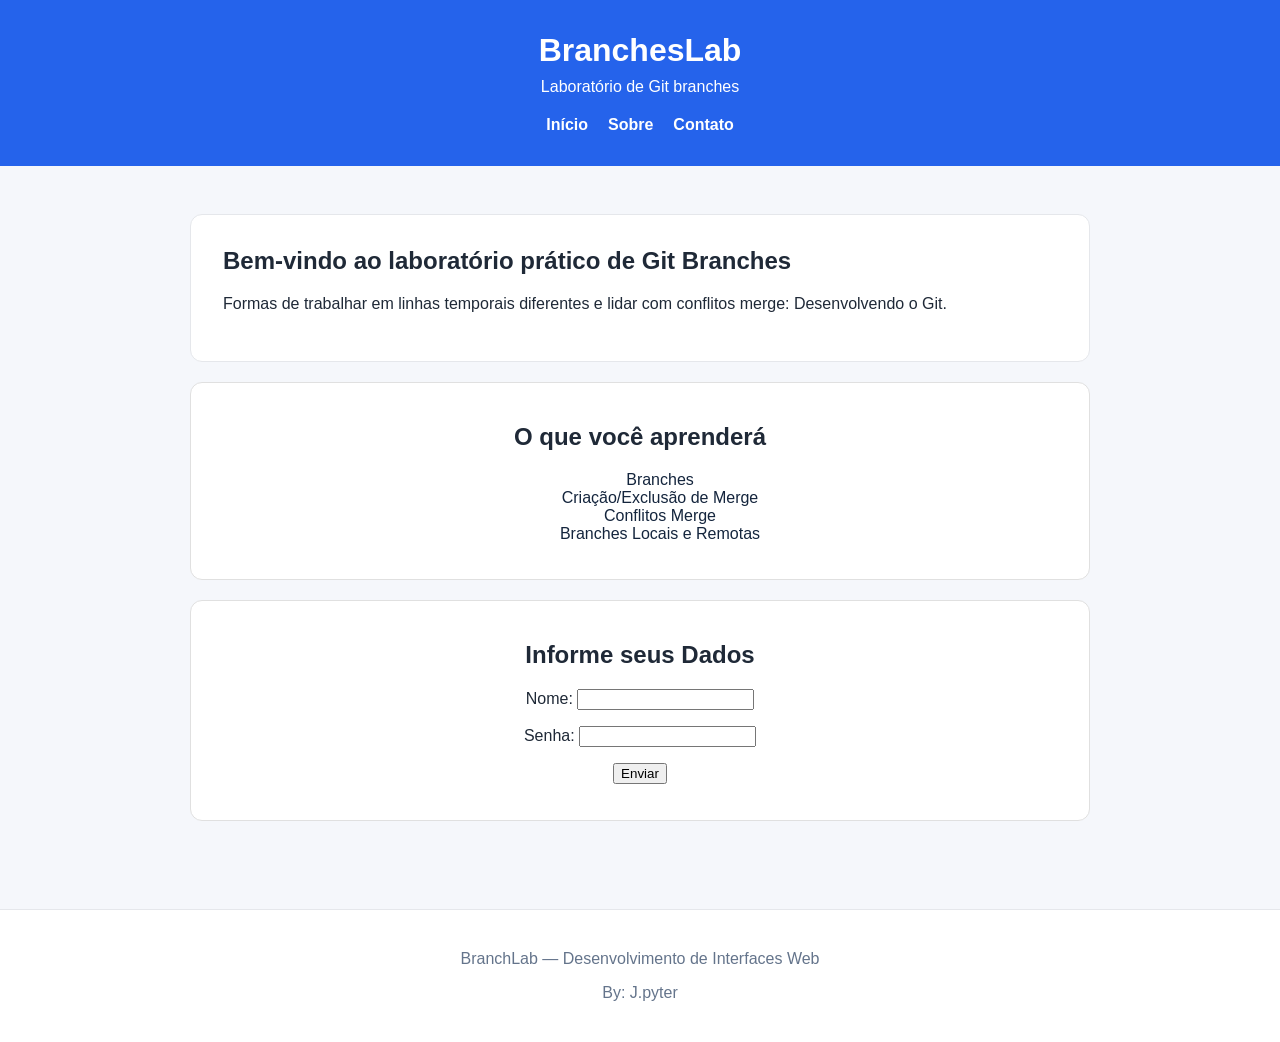
<file: branchlab/index.html>
<!DOCTYPE html>
<html lang="en">
<head>
    <meta charset="UTF-8">
    <meta name="viewport" content="width=device-width, initial-scale=1.0">
    <title>BranchLab</title>
    <link rel="stylesheet" href="assets/css/style.css">
</head>

<body>
    <header class="cabecalho">
        <h1>BranchesLab</h1>
        <p>Laboratório de Git branches</p>

        <nav class="navegacao">
            <a href="#">Início</a>
            <a href="#">Sobre</a>

            <a href="#">Contato</a>
        </nav>
    </header>

    <main class="conteudo">
        <section class="secao apresentacao">
            <h2>Bem-vindo ao laboratório prático de Git Branches</h2>
            <p>
                Formas de trabalhar em linhas temporais diferentes
                e lidar com conflitos merge: Desenvolvendo o Git.
            </p>
        </section>

        <section class="secao recursos">
            <h2> O que você aprenderá</h2>
            <ul>
                <li>Branches</li>
                <li>Criação/Exclusão de Merge</li>
                <li>Conflitos Merge</li>
                <li>Branches Locais e Remotas</li>
            </ul>
        </section>

        <section class="formulario">
            <form action="">
                <h2>Informe seus Dados</h2>
                <p>
                    <label for="">Nome:</label>
                    <input type="text">
                </p>
                <p>
                    <label for="">Senha:</label>
                    <input type="text">
                </p>
                <p>
                    <input type="button" value="Enviar">
                </p>
            </form>
        </section>
    </main>

    <footer class="rodape">
    <p>
        BranchLab — Desenvolvimento de Interfaces Web
    </p>
    <p>
        By: J.pyter
    </p>
</footer>

</body>
</html>
</file>
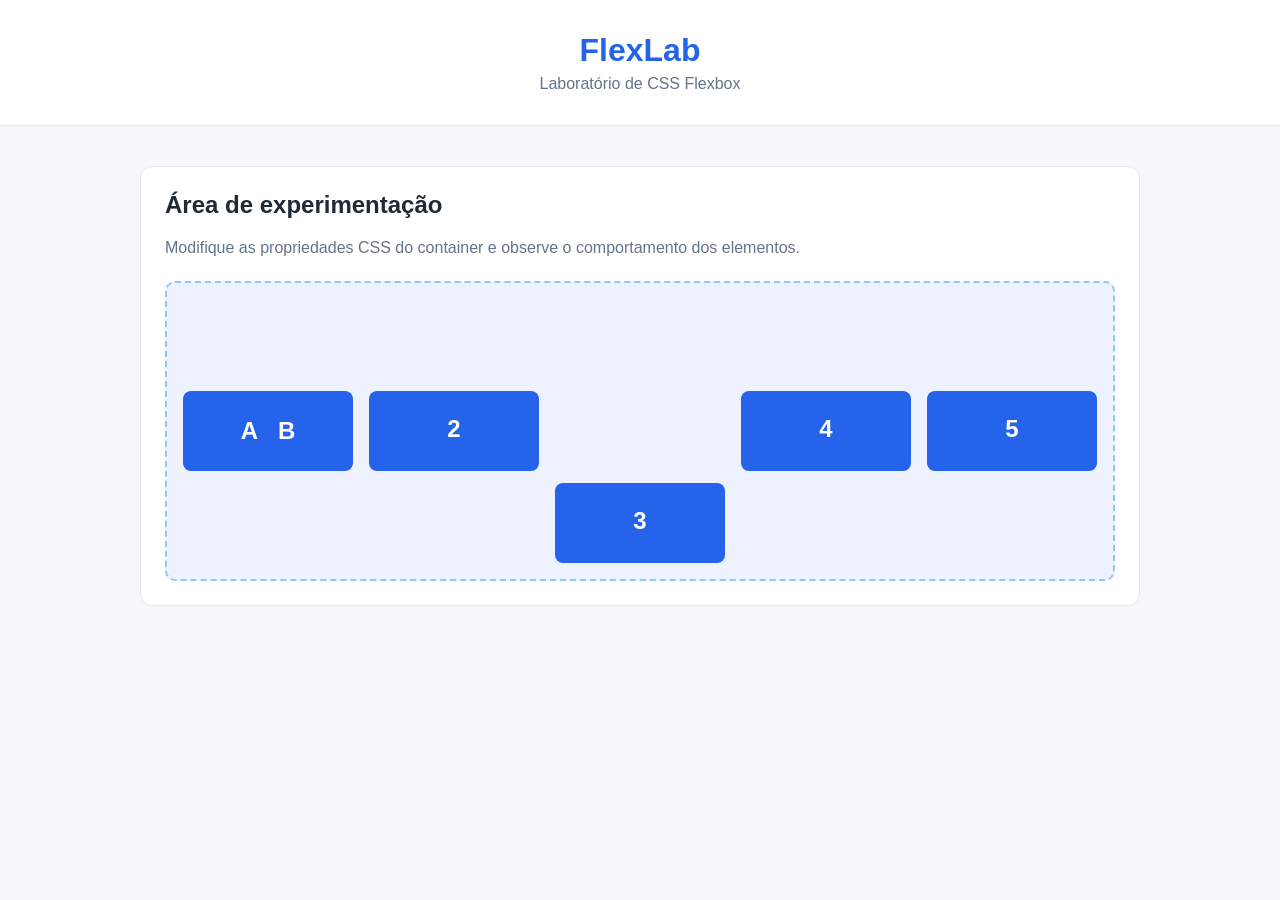
<file: flexlab/index.html>
<!DOCTYPE html>
<html lang="pt-BR">

<head>
    <meta charset="UTF-8">
    <meta name="viewport" content="width=device-width, initial-scale=1.0">

    <title>FlexLab</title>

    <link rel="stylesheet" href="assets/css/style.css">
</head>

<body>

    <header class="cabecalho">
        <h1>FlexLab</h1>
        <p>Laboratório de CSS Flexbox</p>
    </header>

    <main class="conteudo">

        <section class="experimento">

            <h2>Área de experimentação</h2>

            <p class="instrucao">
                Modifique as propriedades CSS do container e observe
                o comportamento dos elementos.
            </p>

            <div class="container">

                <div class="item item-1">
                    <span>A</span>
                    <span>B</span>
                </div>
                <div class="item item-2">2</div>
                <div class="item item-3">3</div>
                <div class="item item-4">4</div>
                <div class="item item-5">5</div>

            </div>

        </section>

    </main>

</body>

</html>
</file>
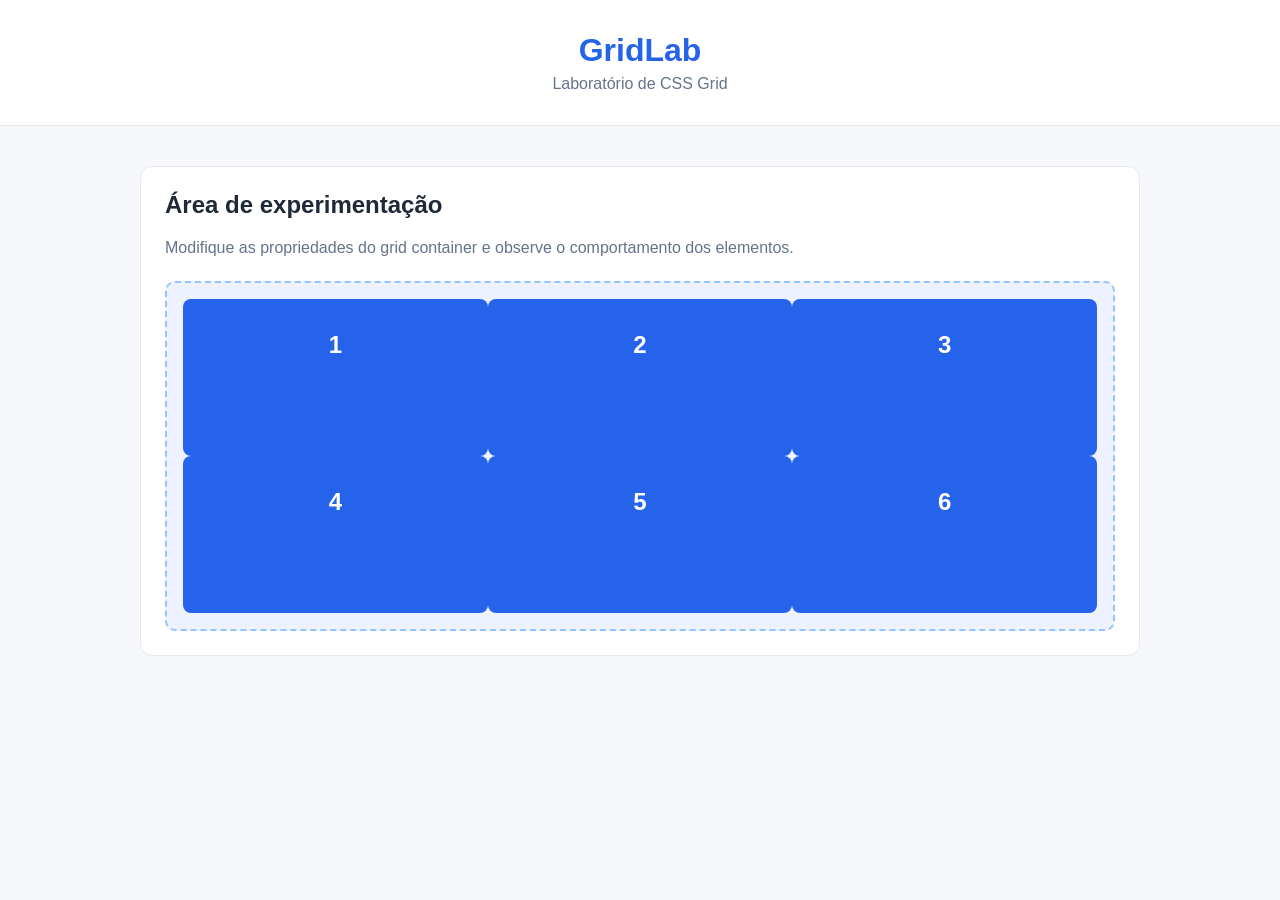
<file: gridlab/index.html>
<!DOCTYPE html>
<html lang="pt-BR">

<head>
    <meta charset="UTF-8">
    <meta name="viewport" content="width=device-width, initial-scale=1.0">

    <title>GridLab</title>

    <link rel="stylesheet" href="assets/css/style.css">
</head>

<body>

    <header class="cabecalho">
        <h1>GridLab</h1>
        <p>Laboratório de CSS Grid</p>
    </header>

    <main class="conteudo">

        <section class="experimento">

            <h2>Área de experimentação</h2>

            <p class="instrucao">
                Modifique as propriedades do grid container
                e observe o comportamento dos elementos.
            </p>

            <div class="container">

                <div class="item item-1">1</div>
                <div class="item item-2">2</div>
                <div class="item item-3">3</div>
                <div class="item item-4">4</div>
                <div class="item item-5">5</div>
                <div class="item item-6">6</div>

            </div>

        </section>

    </main>

</body>

</html>
</file>
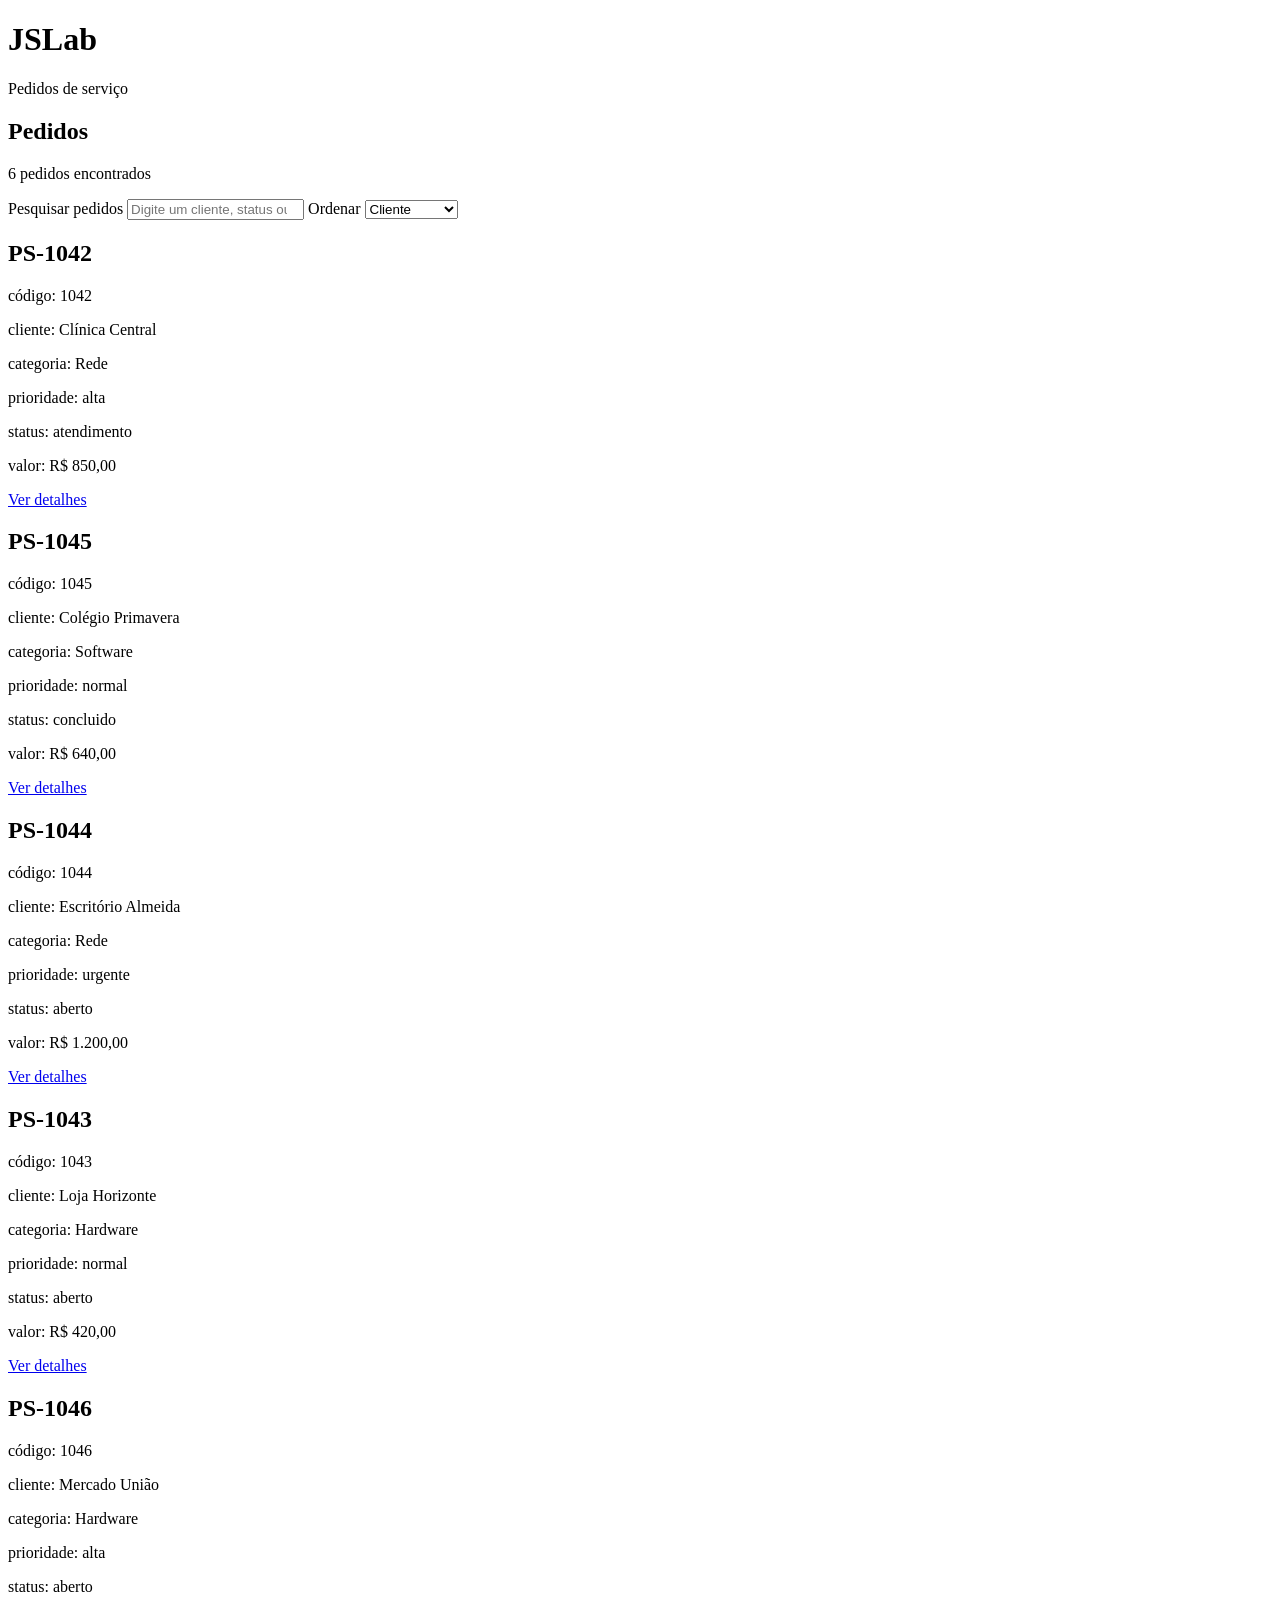
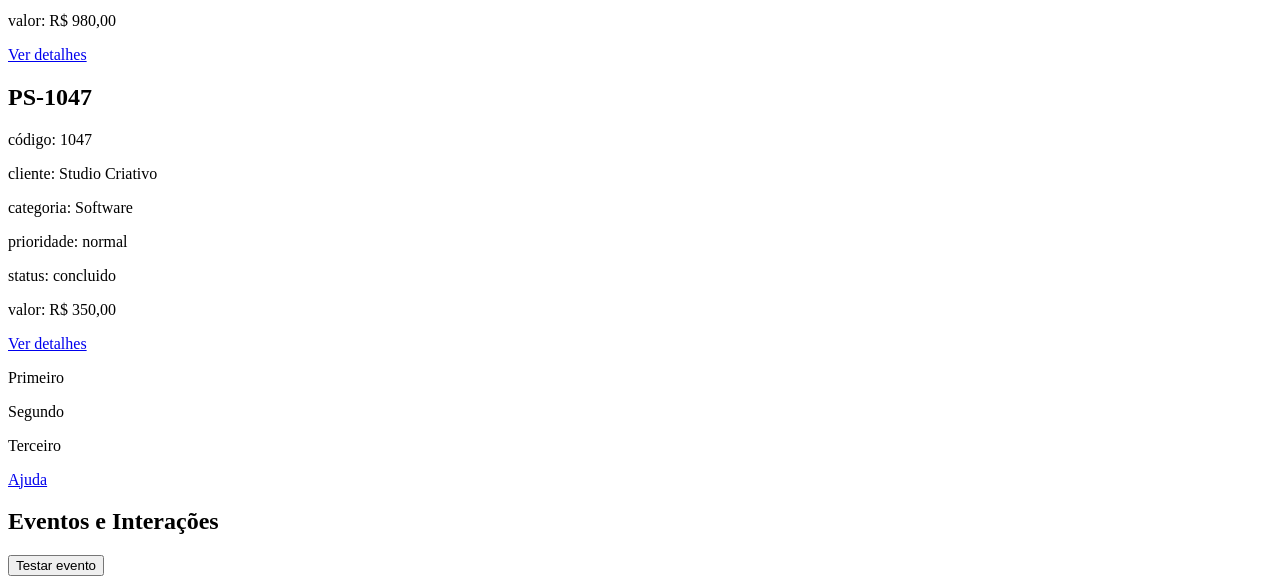
<file: jslab/index.html>
<!DOCTYPE html>
<html lang="en">
<head>
    <meta charset="UTF-8">
    <meta name="viewport" content="width=device-width, initial-scale=1.0">
    <title>JSLab | Fundamentos de JavaScript</title>
    <!-- <script src="assets/js/lab01.js" defer></script> -->
    <!-- <script src="assets/js/lab02.js" defer></script> -->
    <!-- <script src="assets/js/lab03.js" defer></script> -->
    <script src="assets/js/lab04-js/dados.js" defer></script>
    <script src="assets/js/lab04-js/script.js" defer></script>
</head>
<body>

    <header>
        <h1>JSLab</h1>
        <p>Pedidos de serviço</p>
    </header>

    <main>

        <section aria-labelledby="titulo-pedidos">

            <h2 id="titulo-pedidos">
                Pedidos
            </h2>

            <p id="resumo">
                Carregando dados...
            </p>

            <label for="campo-busca">
                Pesquisar pedidos
            </label>
            <input
                id="campo-busca"
                type="search"
                placeholder="Digite um cliente, status ou prioridade"
            >

            <label for="ordenacao">Ordenar</label>

            <select id="ordenacao">
                <option value="cliente">Cliente</option>
                <option value="valor-crescente">Menor valor</option>
            </select>

            <div id="lista-pedidos"></div>

        </section>

        <p class="teste">Primeiro</p>
        <p class="teste">Segundo</p>
        <p class="teste">Terceiro</p>

        <a id="link-ajuda" href="#">
            Ajuda
        </a>

        <h2>Eventos e Interações</h2>
        <button id="botao-teste">
            Testar evento
        </button>
    </main>

</body>

</html>
</file>
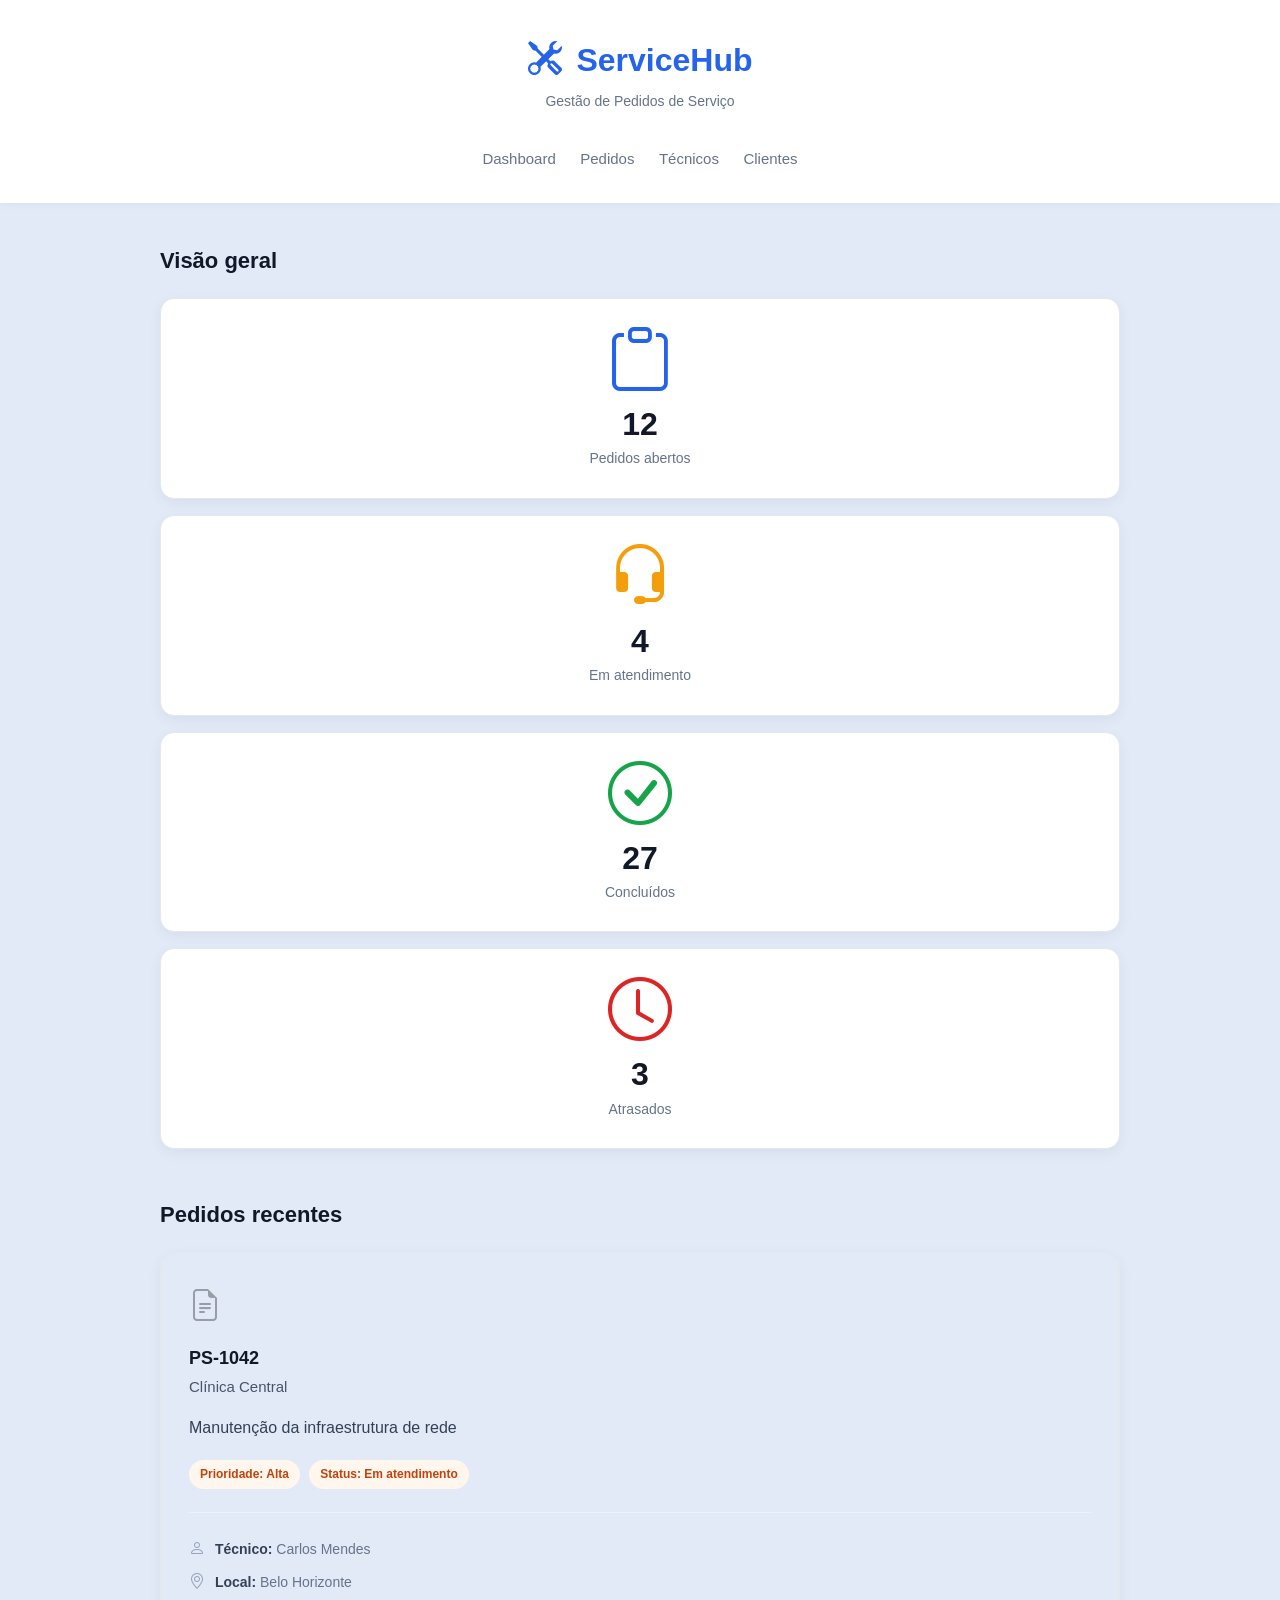
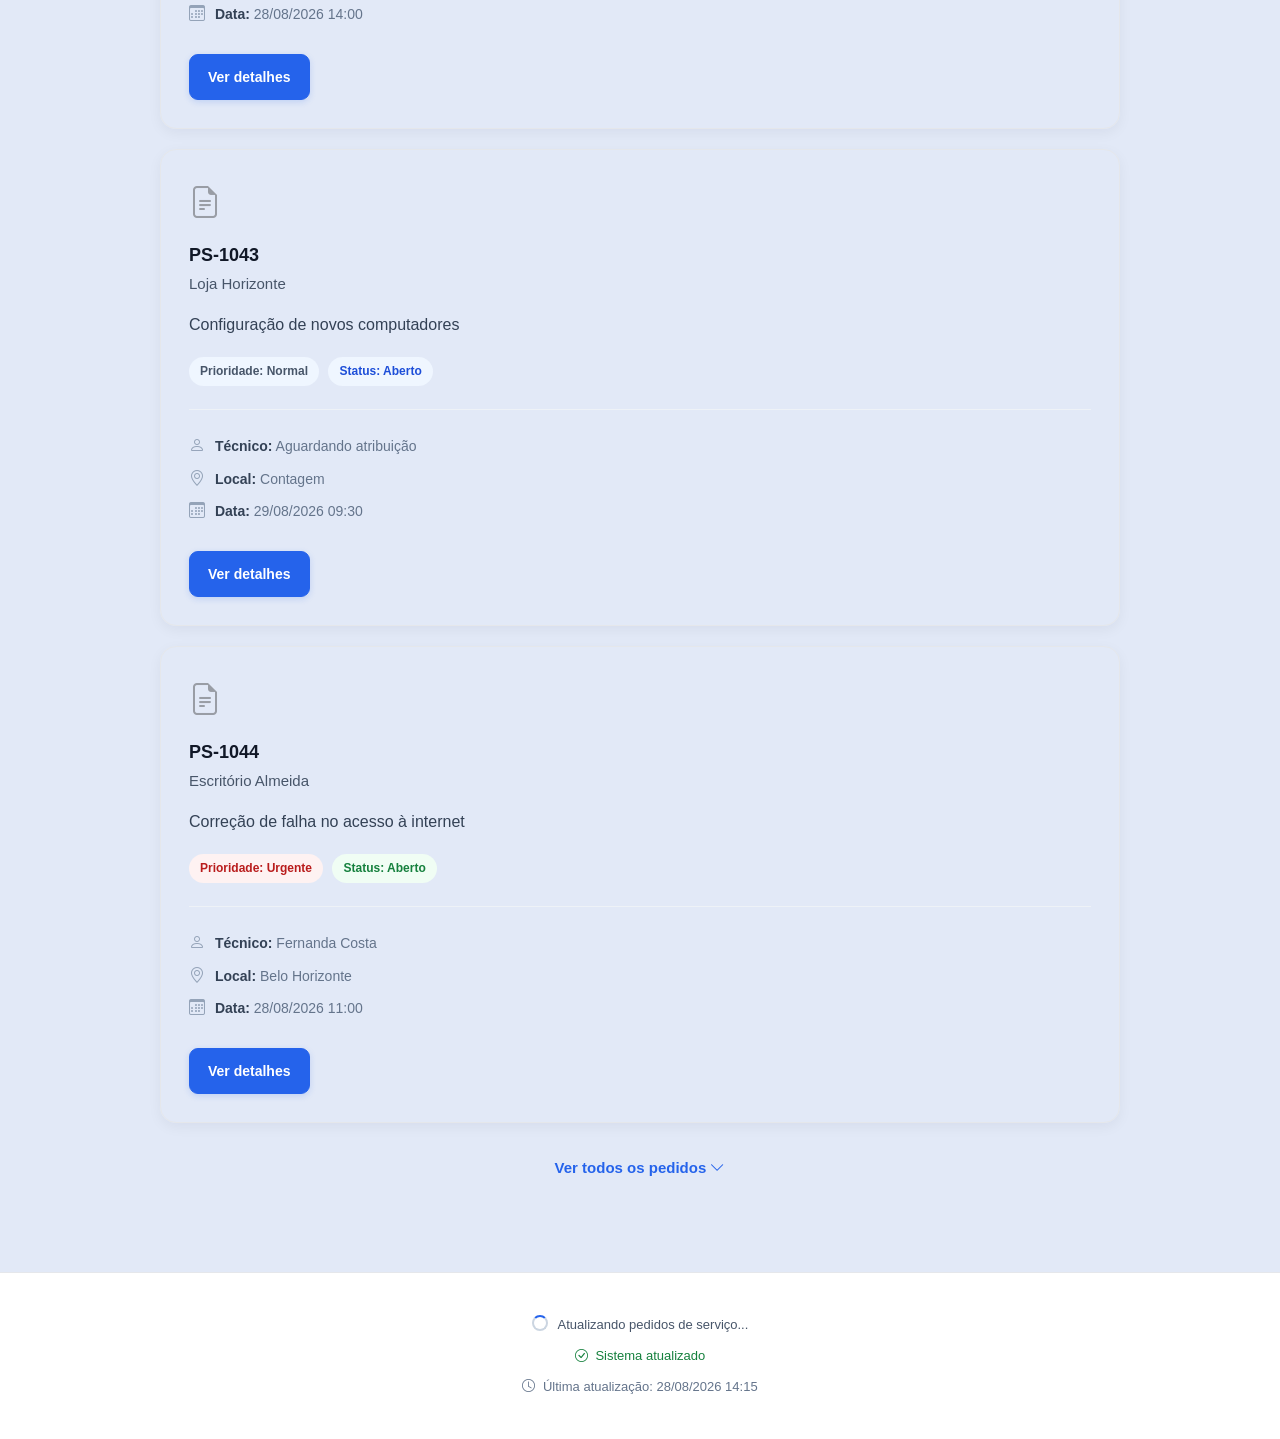
<file: service-hub/index.html>
<!DOCTYPE html>
<html lang="pt-BR">

<head>
    <meta charset="UTF-8">
    <meta name="viewport" content="width=device-width, initial-scale=1.0">

    <title>ServiceHub | Gestão de Pedidos de Serviço</title>

    <!-- Biblioteca de ícones -->
    <link
        rel="stylesheet"
        href="https://cdn.jsdelivr.net/npm/bootstrap-icons@1.11.3/font/bootstrap-icons.min.css"
    >

    <!-- Folha de estilos do projeto -->
    <link rel="stylesheet" href="assets/css/style.css">
</head>

<body>

    <header class="cabecalho">

        <div class="marca">

            <h1>
                <i class="bi bi-tools" aria-hidden="true"></i>
                ServiceHub
            </h1>

            <p>Gestão de Pedidos de Serviço</p>

        </div>

        <nav class="navegacao" aria-label="Navegação principal">

            <a class="ativo" href="#visao-geral">
                Dashboard
            </a>

            <a href="#pedidos">
                Pedidos
            </a>

            <a href="#">
                Técnicos
            </a>

            <a href="#">
                Clientes
            </a>

        </nav>

    </header>


    <main class="conteudo">

        <!-- VISÃO GERAL -->
        <section
            id="visao-geral"
            class="visao-geral"
            aria-labelledby="titulo-visao-geral"
        >

            <h2 id="titulo-visao-geral">
                Visão geral
            </h2>


            <article class="indicador indicador-abertos">

                <i
                    class="bi bi-clipboard indicador-icone"
                    aria-hidden="true"
                ></i>

                <strong>12</strong>

                <span>
                    Pedidos abertos
                </span>

            </article>


            <article class="indicador indicador-atendimento">

                <i
                    class="bi bi-headset indicador-icone"
                    aria-hidden="true"
                ></i>

                <strong>4</strong>

                <span>
                    Em atendimento
                </span>

            </article>


            <article class="indicador indicador-concluidos">

                <i
                    class="bi bi-check-circle indicador-icone"
                    aria-hidden="true"
                ></i>

                <strong>27</strong>

                <span>
                    Concluídos
                </span>

            </article>


            <article class="indicador indicador-atrasados">

                <i
                    class="bi bi-clock indicador-icone"
                    aria-hidden="true"
                ></i>

                <strong>3</strong>

                <span>
                    Atrasados
                </span>

            </article>

        </section>


        <!-- PEDIDOS RECENTES -->
        <section
            id="pedidos"
            class="pedidos"
            aria-labelledby="titulo-pedidos"
        >

            <h2 id="titulo-pedidos">
                Pedidos recentes
            </h2>


            <!-- PEDIDO PS-1042 -->
            <article class="pedido">

                <i
                    class="bi bi-file-earmark-text icone-pedido"
                    aria-hidden="true"
                ></i>

                <h3>PS-1042</h3>

                <p class="cliente">
                    Clínica Central
                </p>

                <p class="descricao">
                    Manutenção da infraestrutura de rede
                </p>

                <p class="etiquetas">

                    <span class="badge prioridade alta">
                        Prioridade: Alta
                    </span>

                    <span class="badge status atendimento">
                        Status: Em atendimento
                    </span>

                </p>

                <div class="dados-pedido">

                    <p>

                        <i
                            class="bi bi-person"
                            aria-hidden="true"
                        ></i>

                        <strong>Técnico:</strong>
                        Carlos Mendes

                    </p>

                    <p>

                        <i
                            class="bi bi-geo-alt"
                            aria-hidden="true"
                        ></i>

                        <strong>Local:</strong>
                        Belo Horizonte

                    </p>

                    <p>

                        <i
                            class="bi bi-calendar3"
                            aria-hidden="true"
                        ></i>

                        <strong>Data:</strong>

                        <time datetime="2026-08-28T14:00">
                            28/08/2026 14:00
                        </time>

                    </p>

                </div>

                <a href="#" class="botao">
                    Ver detalhes
                </a>

            </article>


            <!-- PEDIDO PS-1043 -->
            <article class="pedido">

                <i
                    class="bi bi-file-earmark-text icone-pedido"
                    aria-hidden="true"
                ></i>

                <h3>PS-1043</h3>

                <p class="cliente">
                    Loja Horizonte
                </p>

                <p class="descricao">
                    Configuração de novos computadores
                </p>

                <p class="etiquetas">

                    <span class="badge prioridade normal">
                        Prioridade: Normal
                    </span>

                    <span class="badge status aberto">
                        Status: Aberto
                    </span>

                </p>

                <div class="dados-pedido">

                    <p>

                        <i
                            class="bi bi-person"
                            aria-hidden="true"
                        ></i>

                        <strong>Técnico:</strong>
                        Aguardando atribuição

                    </p>

                    <p>

                        <i
                            class="bi bi-geo-alt"
                            aria-hidden="true"
                        ></i>

                        <strong>Local:</strong>
                        Contagem

                    </p>

                    <p>

                        <i
                            class="bi bi-calendar3"
                            aria-hidden="true"
                        ></i>

                        <strong>Data:</strong>

                        <time datetime="2026-08-29T09:30">
                            29/08/2026 09:30
                        </time>

                    </p>

                </div>

                <a href="#" class="botao">
                    Ver detalhes
                </a>

            </article>


            <!-- PEDIDO PS-1044 -->
            <article class="pedido">

                <i
                    class="bi bi-file-earmark-text icone-pedido"
                    aria-hidden="true"
                ></i>

                <h3>PS-1044</h3>

                <p class="cliente">
                    Escritório Almeida
                </p>

                <p class="descricao">
                    Correção de falha no acesso à internet
                </p>

                <p class="etiquetas">

                    <span class="badge prioridade urgente">
                        Prioridade: Urgente
                    </span>

                    <span class="badge status concluido">
                        Status: Aberto
                    </span>

                </p>

                <div class="dados-pedido">

                    <p>

                        <i
                            class="bi bi-person"
                            aria-hidden="true"
                        ></i>

                        <strong>Técnico:</strong>
                        Fernanda Costa

                    </p>

                    <p>

                        <i
                            class="bi bi-geo-alt"
                            aria-hidden="true"
                        ></i>

                        <strong>Local:</strong>
                        Belo Horizonte

                    </p>

                    <p>

                        <i
                            class="bi bi-calendar3"
                            aria-hidden="true"
                        ></i>

                        <strong>Data:</strong>

                        <time datetime="2026-08-28T11:00">
                            28/08/2026 11:00
                        </time>

                    </p>

                </div>

                <a href="#" class="botao">
                    Ver detalhes
                </a>

            </article>


            <p class="ver-todos">

                <a href="#">

                    Ver todos os pedidos

                    <i
                        class="bi bi-chevron-down"
                        aria-hidden="true"
                    ></i>

                </a>

            </p>

        </section>

    </main>


    <!-- STATUS DO SISTEMA -->
    <footer class="rodape">

        <p class="sincronizacao">

            <span
                class="spinner"
                aria-hidden="true"
            ></span>

            Atualizando pedidos de serviço...

        </p>


        <p class="sistema-atualizado">

            <i
                class="bi bi-check-circle"
                aria-hidden="true"
            ></i>

            Sistema atualizado

        </p>


        <p class="ultima-atualizacao">

            <i
                class="bi bi-clock"
                aria-hidden="true"
            ></i>

            Última atualização:

            <time datetime="2026-08-28T14:15">
                28/08/2026 14:15
            </time>

        </p>

    </footer>

</body>

</html>
</file>
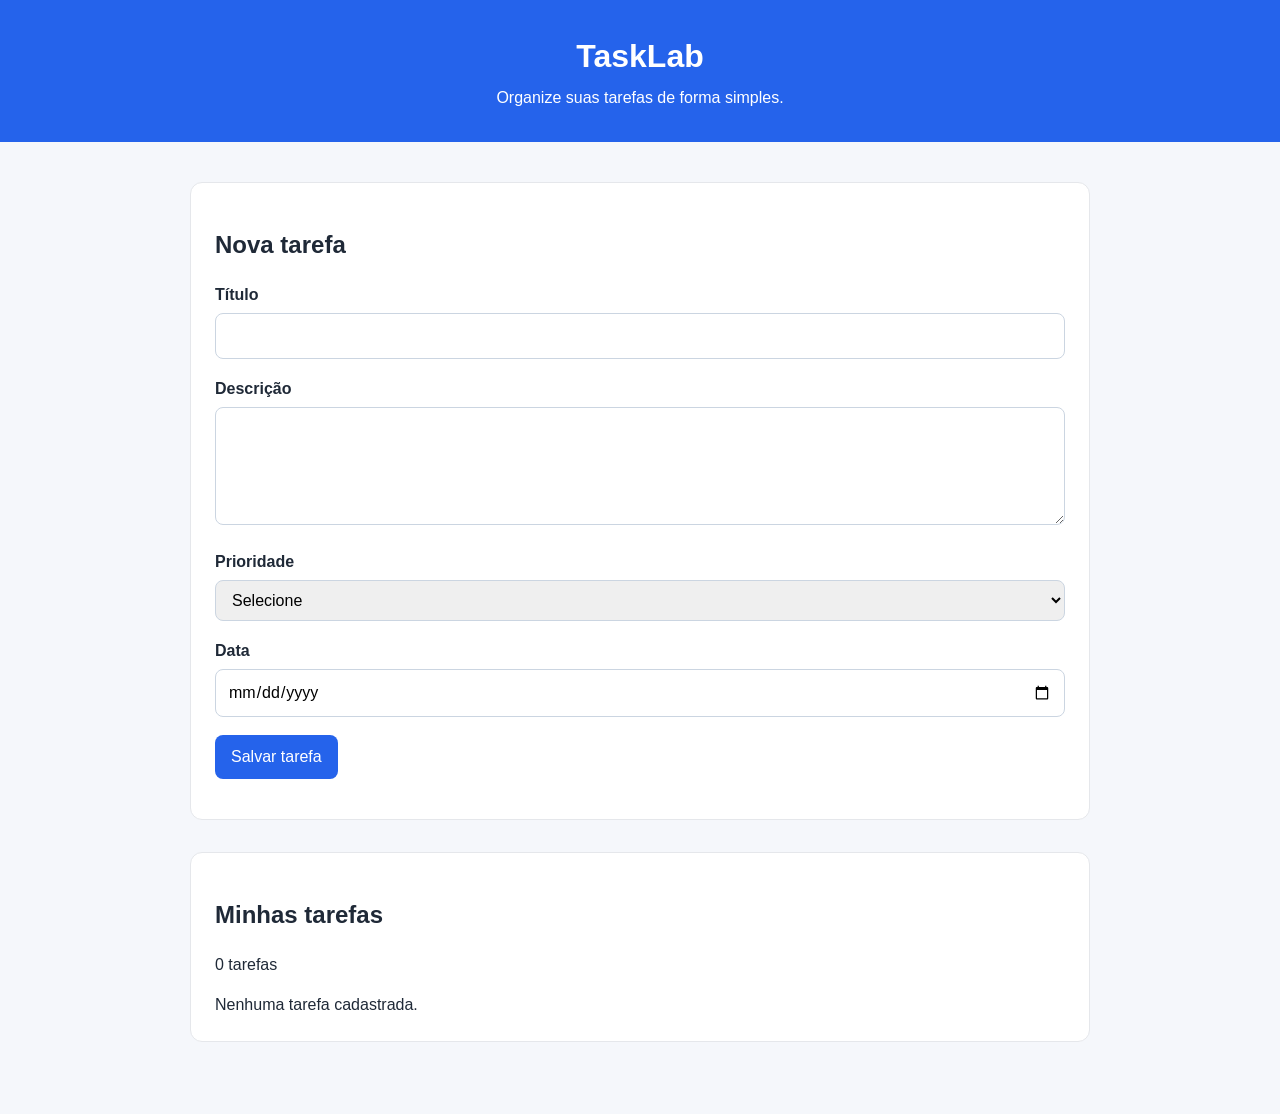
<file: tasklab/index.html>
<!DOCTYPE html>
<html lang="pt-BR">

<head>
    <meta charset="UTF-8">

    <meta
        name="viewport"
        content="width=device-width, initial-scale=1.0"
    >

    <title>TaskLab | Gerenciador de Tarefas</title>

    <link
        rel="stylesheet"
        href="assets/css/style.css"
    >

    <script
        src="assets/js/app.js"
        defer
    ></script>
</head>

<body>

    <header class="cabecalho">

        <h1>TaskLab</h1>

        <p>
            Organize suas tarefas de forma simples.
        </p>

    </header>

    <main class="conteudo">

        <section
            class="formulario-secao"
            aria-labelledby="titulo-formulario"
        >

            <h2 id="titulo-formulario">
                Nova tarefa
            </h2>

            <form id="form-tarefa">

                <div class="campo">

                    <label for="titulo">
                        Título
                    </label>

                    <input
                        id="titulo"
                        name="titulo"
                        type="text"
                        required
                    >

                </div>

                <div class="campo">

                    <label for="descricao">
                        Descrição
                    </label>

                    <textarea
                        id="descricao"
                        name="descricao"
                        rows="4"
                    ></textarea>

                </div>

                <div class="campo">

                    <label for="prioridade">
                        Prioridade
                    </label>

                    <select
                        id="prioridade"
                        name="prioridade"
                        required
                    >

                        <option value="">
                            Selecione
                        </option>

                        <option value="baixa">
                            Baixa
                        </option>

                        <option value="normal">
                            Normal
                        </option>

                        <option value="alta">
                            Alta
                        </option>

                    </select>

                </div>

                <div class="campo">

                    <label for="data">
                        Data
                    </label>

                    <input
                        id="data"
                        name="data"
                        type="date"
                        required
                    >

                </div>

                <div class="acoes-formulario">

                    <button
                        id="botao-salvar"
                        type="submit"
                    >
                        Salvar tarefa
                    </button>

                    <button
                        id="botao-cancelar"
                        type="button"
                        hidden
                    >
                        Cancelar edição
                    </button>

                </div>

            </form>

            <p  id="mensagem-formulario"
                aria-live="polite">
            </p>

        </section>

        <section
            class="tarefas-secao"
            aria-labelledby="titulo-tarefas"
        >

            <div class="cabecalho-lista">

                <h2 id="titulo-tarefas">
                    Minhas tarefas
                </h2>

                <p id="resumo-tarefas">
                    0 tarefas
                </p>

            </div>

            <div id="lista-tarefas"></div>

        </section>

    </main>

</body>

</html>
</file>
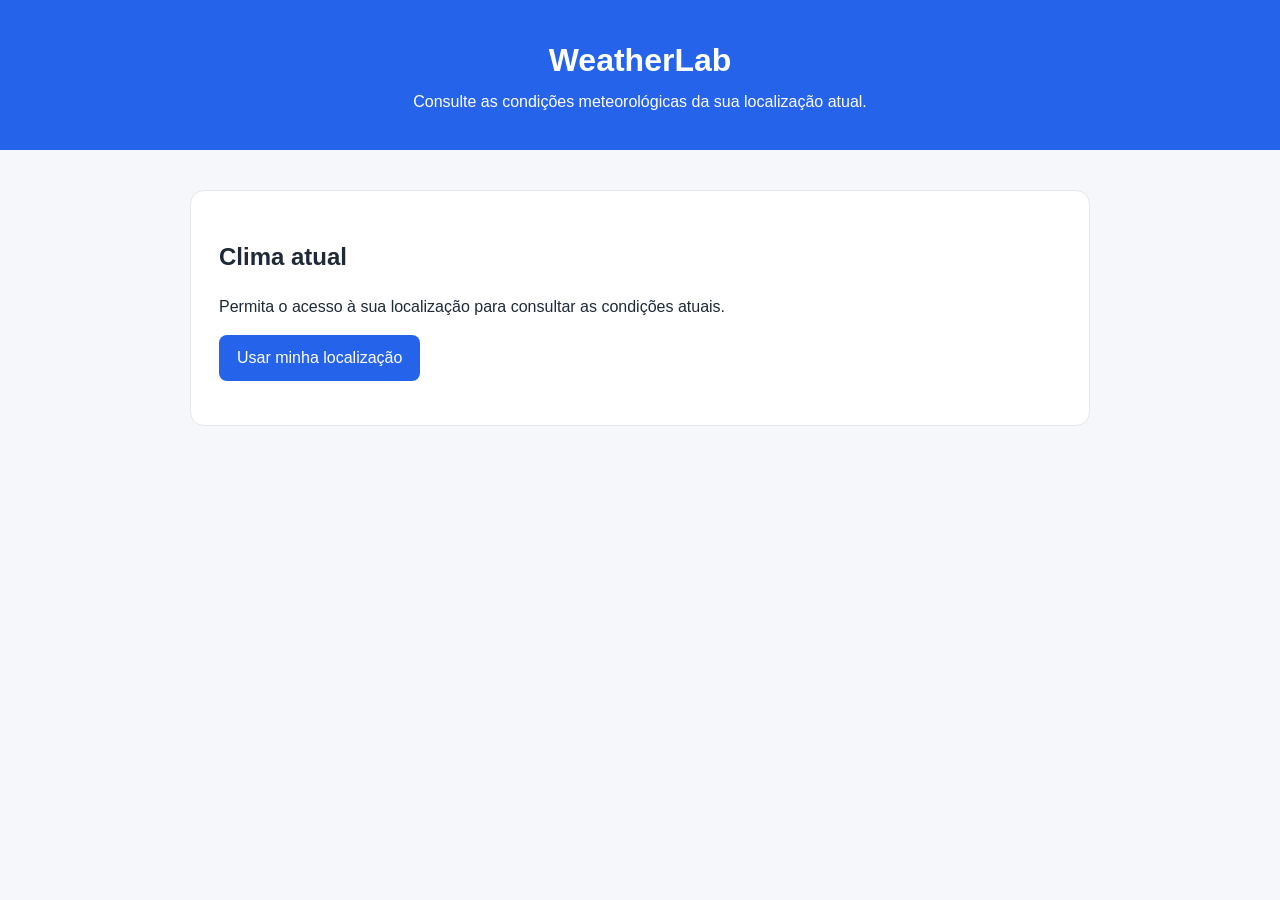
<file: weatherlab/index.html>
<!DOCTYPE html>
<html lang="pt-BR">

<head>
    <meta charset="UTF-8">
    <meta name="viewport" content="width=device-width, initial-scale=1.0">

    <title>WeatherLab | Clima na sua localização</title>

    <link rel="stylesheet" href="assets/css/style.css">
    <script src="assets/js/app.js" defer></script>
</head>

<body>

    <header class="cabecalho">
        <h1>WeatherLab</h1>
        <p>
            Consulte as condições meteorológicas
            da sua localização atual.
        </p>
    </header>

    <main class="conteudo">
        <section class="painel" aria-labelledby="titulo-consulta">
            
            <h2 id="titulo-consulta">Clima atual</h2>
            <p>
                Permita o acesso à sua localização
                para consultar as condições atuais.
            </p>

            <button id="botao-localizacao" type="button">
                Usar minha localização
            </button>

            <p id="mensagem-status" aria-live="polite"></p>

        </section>

        <section id="resultado" class="resultado" aria-labelledby="titulo-resultado" hidden>
            
            <h2 id="titulo-resultado">Condições atuais</h2>

            <div class="dados-clima">
                <article>
                    <h3>Temperatura</h3>
                    <p id="temperatura">--</p>
                </article>

                <article>
                    <h3>Sensação térmica</h3>
                    <p id="sensacao">--</p>
                </article>

                <article>
                    <h3>Umidade</h3>
                    <p id="umidade">--</p>
                </article>

                <article>
                    <h3>Vento</h3>
                    <p id="vento">--</p>
                </article>
            </div>

            <p id="coordenadas"></p>

        </section>

    </main>
</body>
</html>
</file>
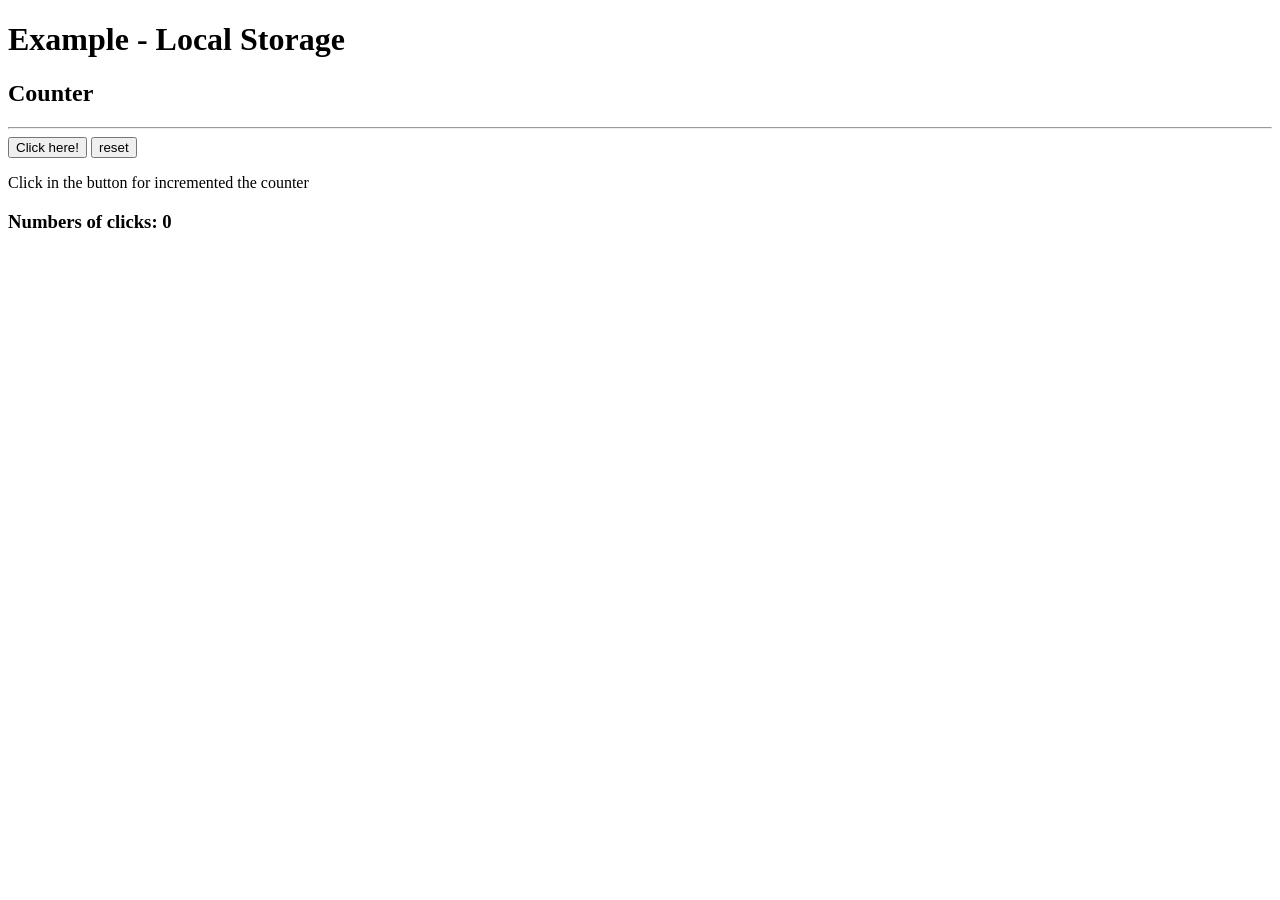
<file: cache-labLearning/counter.html>
<!DOCTYPE html>
<html lang="en">
<head>
    <meta charset="UTF-8">
    <meta name="viewport" content="width=device-width, initial-scale=1.0">
    <title>Counter</title>
</head>
<body>
    <header>
        <h1>Example - Local Storage</h1>
    </header>
    <main>
        <h2>Counter</h2>
        <hr>
        
        <button id="incrementBtn" type="button">Click here!</button>
        <button id="reset" type="button">reset</button>
        <p>Click in the button for incremented the counter</p>
        <h3>Numbers of clicks: <span id="total">0</span></h3>
    </main>
    <script src="js/counter.js"></script>
</body>
</html>
</file>
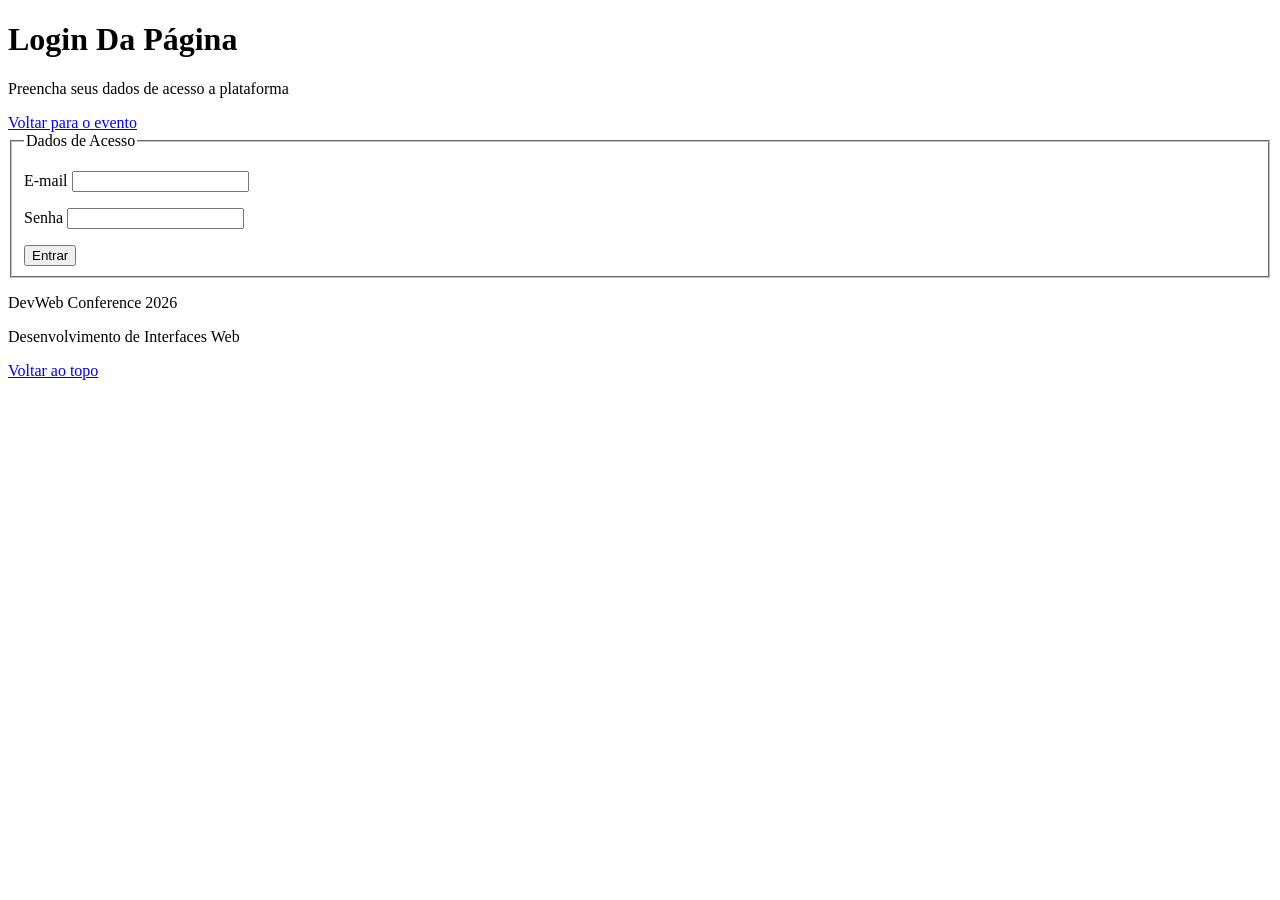
<file: devweb-conference/login.html>
<!DOCTYPE html>
<html lang="en">
<head>
    <meta charset="UTF-8">
    <meta name="viewport" content="width=device-width, initial-scale=1.0">
    <title>Login</title>
</head>
<body>
    <header id="topo">
        <h1>Login Da Página</h1>
        <p>Preencha seus dados de acesso a plataforma</p>
    </header>

    <nav>
        <a href="index.html">Voltar para o evento</a>
        <a href="#form"></a>
    </nav>

    <main>
        <section id=" form">
            <form action="">
                <fieldset>
                    <legend>Dados de Acesso</legend>

                    <p>
                        <label for="email">E-mail</label>
                        <input 
                            type="email"
                            id="email"
                            name="email"
                            required
                        >
                    </p>
                    <p>
                        <label for="senha">Senha</label>
                        <input 
                            type="password"
                            id="senha"
                            name="senha"
                            required
                        >
                    </p>
                    <button type="submit">
                        Entrar
                    </button>
                </fieldset>
            </form>
        </section> 
    </main>
     
    <footer>
        <p>
            DevWeb Conference 2026
        </p>
        <p>
            Desenvolvimento de Interfaces  Web
        </p>
        <p>
            <a href="#topo">Voltar ao topo</a>
        </p>
    </footer>
    
</body>
</html>
</file>
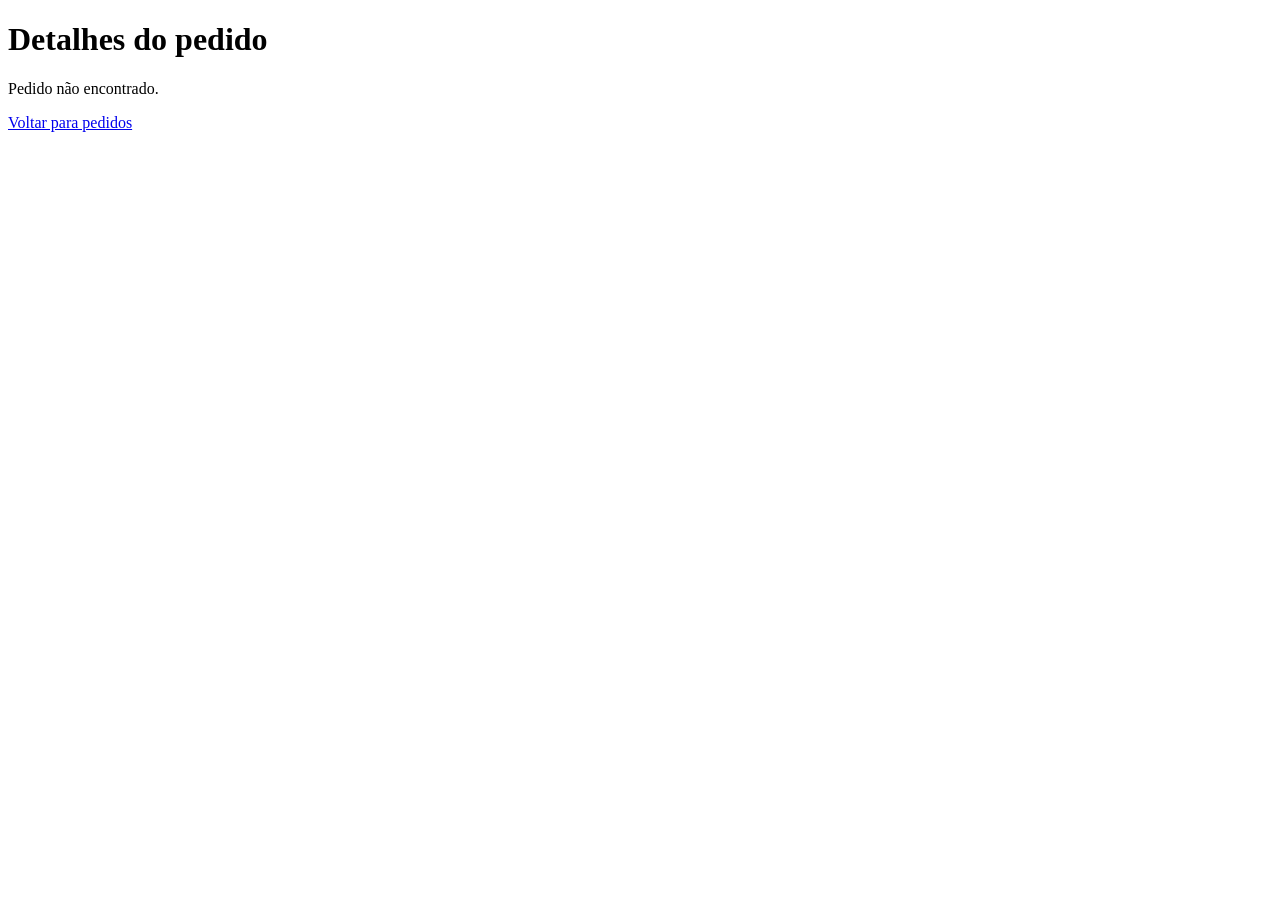
<file: jslab/detalhes.html>
<!DOCTYPE html>
<html lang="pt-BR">

<head>
    <meta charset="UTF-8">
    <meta name="viewport" content="width=device-width, initial-scale=1.0">

    <title>JSLab | Detalhes do Pedido</title>

    <script src="assets/js/lab04-js/dados.js" defer></script>
    <script src="assets/js/lab04-js/script.js" defer></script>
    <script src="assets/js/lab04-js/detalhes.js" defer></script>
</head>

<body>

    <header>
        <h1>Detalhes do pedido</h1>
    </header>

    <main>

        <div id="detalhes-pedido"></div>

        <p>
            <a href="index.html">
                Voltar para pedidos
            </a>
        </p>

    </main>

</body>

</html>
</file>
<file: branchlab/assets/css/style.css>
* {
    box-sizing: border-box;
}

body{
    background-color: #f5f7fb;
    margin: 0;
    font-family: Arial, Helvetica, sans-serif;
    color: #1f2937;
}

.cabecalho {
    padding: 32px;
    text-align: center;
    background-color: #2563eb;
    color: #ffffff;
}

.cabecalho h1{
    margin: 0;
}

.cabecalho p{
    margin: 9px;
}

.conteudo{
    width: 90%;
    max-width: 900px;
    margin: 0 auto;
    padding: 48px 0;
}

.apresentacao{
    background-color: #ffffff;
    padding: 32px;
    border: 1px solid #e5e7eb;
    border-radius: 12px;
}

.apresentacao h2{
    margin-top: 0;
}

.navegacao{
    margin-top: 20px;
    display: flex;
    justify-content: center;
    gap: 20px;
}

.navegacao a{
    color: #ffffff;
    text-decoration: none;
    font-weight: 600;
}

.recursos{
    margin-top: 20px;
    padding: 20px;
    border-radius: 12px;
    border: 1px solid #e0e0e0;
    background-color: #ffffff;
}

.recursos h2{
        text-align: center;
}

.recursos ul{
    text-align: center;
    list-style:none;
    color: #14253d;
}

.formulario{
    margin-top: 20px;
    padding: 20px;
    border-radius: 12px;
    border: 1px solid #e0e0e0;
    background-color: #ffffff;
}

.formulario form{
        text-align: center;
}

.rodape {
    margin-top: 40px;
    padding: 24px;
    text-align: center;
    background-color: #ffffff;
    border-top: 1px solid #e5e7eb;
    color: #64748b;
}
</file>
<file: flexlab/assets/css/style.css>
* {
    box-sizing: border-box;
}

body {
    margin: 0;
    font-family: Arial, Helvetica, sans-serif;
    background-color: #f5f7fb;
    color: #1f2937;
}

.cabecalho {
    padding: 32px 24px;
    text-align: center;
    background-color: #ffffff;
    border-bottom: 1px solid #e5e7eb;
}

.cabecalho h1 {
    margin: 0;
    color: #2563eb;
}

.cabecalho p {
    margin: 6px 0 0;
    color: #64748b;
}

.conteudo {
    width: 90%;
    max-width: 1000px;
    margin: 0 auto;
    padding: 40px 0;
}

.experimento {
    padding: 24px;
    background-color: #ffffff;
    border: 1px solid #e5e7eb;
    border-radius: 12px;
}

.experimento h2 {
    margin-top: 0;
}

.instrucao {
    color: #64748b;
}

.container {
    margin-top: 24px;
    min-height: 300px;
    padding: 16px;
    background-color: #eef2ff;
    border: 2px dashed #93c5fd;
    border-radius: 10px;
    display: flex;
    flex-direction: row;
    gap: 16px;
    flex-wrap: wrap-reverse;
    align-items: center;
}

.item {
    /* width: 100px; */
    min-height: 80px;
    padding: 24px;
    text-align: center;
    background-color: #2563eb;
    color: #ffffff;
    border-radius: 8px;
    font-size: 24px;
    font-weight: 700;
    flex: 1 1 150px;

}

.item-1 {
    display: flex;
    justify-content: center;
    align-items: center;
    gap: 20px;
}

.item-3 {
    align-self: flex-start;
}
</file>
<file: gridlab/assets/css/style.css>
* {
    box-sizing: border-box;
}

body {
    margin: 0;
    font-family: Arial, Helvetica, sans-serif;
    background-color: #f5f7fb;
    color: #1f2937;
}

.cabecalho {
    padding: 32px 24px;
    text-align: center;
    background-color: #ffffff;
    border-bottom: 1px solid #e5e7eb;
}

.cabecalho h1 {
    margin: 0;
    color: #2563eb;
}

.cabecalho p {
    margin: 6px 0 0;
    color: #64748b;
}

.conteudo {
    width: 90%;
    max-width: 1000px;
    margin: 0 auto;
    padding: 40px 0;
}

.experimento {
    padding: 24px;
    background-color: #ffffff;
    border: 1px solid #e5e7eb;
    border-radius: 12px;
}

.experimento h2 {
    margin-top: 0;
}

.instrucao {
    color: #64748b;
}

.container {
    display: grid;
    grid-template-columns: 1fr 1fr 1fr;
    margin-top: 24px;
    padding: 16px;
    min-height: 350px;
    background-color: #eef2ff;
    border: 2px dashed #93c5fd;
    border-radius: 10px;
}

.item {
    min-height: 100px;
    padding: 32px 16px;
    text-align: center;
    background-color: #2563eb;
    color: #ffffff;
    border-radius: 8px;
    font-size: 24px;
    font-weight: 700;
}
</file>
<file: service-hub/assets/css/style.css>
* {
    box-sizing: border-box;
}

body {
    margin: 0;
    font-family: Arial, Helvetica, sans-serif;
    background-color: #e2e9f7;
    color: #1f2937;
    line-height: 1.6;
}

.cabecalho {
    background-color: #ffffff;
    padding: 32px 24px 20px;
    text-align: center;
    box-shadow: 0 1px 8px rgb(15 23 42 / 0.05);
}

.marca h1 {
    margin: 0;
    color: #2563eb;
    font-size: 32px;
    font-weight: 700;
}

.marca h1 i {
    margin-right: 6px;
    font-size: 34px;
}

.marca p {
    margin: 4px 0 0;
    color: #64748b;
    font-size: 14px;
}

.navegacao {
    margin-top: 24px;
    text-align: center;
}

.navegacao a {
    display: inline-block;
    margin: 4px 10px;
    padding: 6px 0;
    color: #64748b;
    font-size: 15px;
    font-weight: 500;
    text-decoration: none;
    border-bottom: 2px solid transparent;
}

.navegacao a:hover {
    color: #2563eb;
    border-bottom-color: #2563eb;
}

.navegacao a:focus {
    color: #2563eb;
    border-bottom-color: #2563eb;
    outline: 2px solid #93c5fd;
    outline-offset: 4px;
}

.conteudo {
    width: 90%;
    max-width: 960px;
    margin: 0 auto;
    padding: 40px 0;
}

.conteudo h2 {
    margin-top: 0;
    margin-bottom: 20px;
    color: #111827;
    font-size: 22px;
    font-weight: 700;
}

.visao-geral {
    margin-bottom: 48px;
}

.indicador {
    margin-bottom: 16px;
    padding: 28px;
    text-align: center;
    background-color: #ffffff;
    border: 1px solid #e5e7eb;
    border-radius: 14px;
    transition:
        transform 0.2s ease,
        box-shadow 0.2s ease;
}

.indicador:hover {
    transform: translateY(-2px);
    box-shadow: 0 8px 22px rgb(15 23 42 / 0.09);
}

.indicador-icone {
    display: block;
    margin-bottom: 12px;
    font-size: 64px;
    line-height: 1;
}

.indicador-abertos .indicador-icone {
    color: #2563eb;
}

.indicador-atendimento .indicador-icone {
    color: #f59e0b;
}

.indicador-concluidos .indicador-icone {
    color: #16a34a;
}

.indicador-atrasados .indicador-icone {
    color: #dc2626;
}

.indicador strong {
    display: block;
    color: #111827;
    font-size: 32px;
    font-weight: 700;
    line-height: 1.2;
}

.indicador span {
    display: block;
    margin-top: 4px;
    color: #64748b;
    font-size: 14px;
}

.indicador {
    box-shadow: 0 4px 14px rgb(15 23 42 / 0.05);
}



.pedido {
    margin-bottom: 20px;
    padding: 28px;
    border: 1px solid #e5e7eb;
    border-radius: 16px;
    box-shadow: 0 4px 14px rgb(15 23 42 / 0.05);
    transition:
        transform 0.2s ease,
        box-shadow 0.2s ease;
}
.pedido:hover{
    transform: translateY(-2px);
    box-shadow: 0 10px 24px rgb(15 23 42 / 0.09);
}

.icone-pedido {
    display: inline-block;
    margin-bottom: 12px;
    color: #999da5;
    font-size: 32px;
}

.pedido h3 {
    margin: 0;
    color: #111827;
    font-size: 18px;
    font-weight: 700;
}

.cliente {
    margin: 2px 0 0;
    color: #475569;
    font-size: 15px;
    font-weight: 500;
}

.descricao {
    margin: 16px 0;
    color: #334155;
    font-size: 16px;
}

.badge {
    display: inline-block;
    margin: 3px 5px 3px 0;
    padding: 5px 11px;
    border-radius: 999px ;
    font-size: 12px;
    font-weight: 700;
}

.normal {
    background-color: #eff6ff;
    color: #475569;
}

.alta {
    background-color: #fff7ed;
    color: #c2410c;
}

.urgente {
    background-color: #fef2f2;
    color: #b91c1c;
}

.aberto {
    background-color: #eff6ff;
    color: #1d4ed8;
}

.atendimento {
    background-color: #fff7ed;
    color: #c2410c;
}

.concluido {
    background-color: #f0fdf4;
    color: #15803d;
}

.dados-pedido {
    margin-top: 20px;
    padding-top: 16px;
    border-top: 1px solid #eef2f7;
}

.dados-pedido p {
    margin: 7px 0;
    color: #64748b;
    font-size: 14px;
}

.dados-pedido strong {
    color: #334155;
}

.dados-pedido i {
    margin-right: 6px;
    color: #94a3b8;
    font-size: 16px;
}

.botao {
    display: inline-block;
    margin-top: 20px;
    padding: 11px 18px;
    background-color: #2563eb;
    color: #ffffff;
    border: 1px solid #2563eb;
    border-radius: 9px;
    font-size: 14px;
    font-weight: 600;
    text-decoration: none;
    box-shadow: 0 2px 6px rgb(37 99 235 / 0.18);
}

.botao:hover {
    background-color: #1d4ed8;
    border-color: #1d4ed8;
    transform: translateY(-1px);
    box-shadow: 0 5px 12px rgb(37 99 235 / 0.22);
    transition:
        background-color 0.2s ease,
        border-color 0.2s ease,
        transform 0.2s ease,
        box-shadow 0.2s ease;
}

.botao:focus {
    outline: 3px solid #bfdbfe;
    outline-offset: 3px;
}

.ver-todos {
    margin: 32px 0;
    text-align: center;
}

.ver-todos a {
    display: inline-block;
    padding-bottom: 3px;
    color: #2563eb;
    font-size: 15px;
    font-weight: 600;
    text-decoration: none;
    border-bottom: 1px solid transparent;
}

.ver-todos a:hover {
    color: #1d4ed8;

    border-bottom-color: #1d4ed8;
}

.spinner {
    display: inline-block;
    width: 16px;
    height: 16px;
    margin-right: 7px;
    vertical-align: -2px;
    border: 2px solid #cbd5e1;
    border-top-color: #2563eb;
    border-radius: 50%;
    animation: girar 0.8s linear infinite;
}

@keyframes girar {

    to {
        transform: rotate(360deg);
    }

}

.rodape {
    margin-top: 16px;
    padding: 32px 16px;
    text-align: center;
    background-color: #ffffff;
    border-top: 1px solid #e5e7eb;
    color: #64748b;
}

.rodape p {
    margin: 10px 0;

    font-size: 13px;
}

.sincronizacao {
    color: #475569;
}

.sistema-atualizado {
    color: #15803d;
}

.sistema-atualizado i {
    margin-right: 4px;
}

.ultima-atualizacao {
    color: #64748b;
}

.ultima-atualizacao i {
    margin-right: 4px;
}
</file>
<file: tasklab/assets/css/style.css>
* {
    box-sizing: border-box;
}

body {
    margin: 0;
    font-family: Arial, Helvetica, sans-serif;
    background-color: #f5f7fb;
    color: #1f2937;
    line-height: 1.5;
}

button,
input,
select,
textarea {
    font: inherit;
}

.cabecalho {
    padding: 32px 20px;
    text-align: center;
    background-color: #2563eb;
    color: #ffffff;
}

.cabecalho h1 {
    margin: 0;
}

.cabecalho p {
    margin: 6px 0 0;
}

.conteudo {
    width: 90%;
    max-width: 900px;
    margin: 0 auto;
    padding: 40px 0;
}

.formulario-secao,
.tarefas-secao {
    margin-bottom: 32px;
    padding: 24px;
    background-color: #ffffff;
    border: 1px solid #e5e7eb;
    border-radius: 12px;
}

.campo {
    margin-bottom: 18px;
}

.campo label {
    display: block;
    margin-bottom: 6px;
    font-weight: 600;
}

.campo input,
.campo select,
.campo textarea {
    width: 100%;
    padding: 10px 12px;
    border: 1px solid #cbd5e1;
    border-radius: 8px;
}

.acoes-formulario {
    display: flex;
    flex-wrap: wrap;
    gap: 10px;
}

button {
    padding: 10px 16px;
    border: 0;
    border-radius: 8px;
    cursor: pointer;
}

#botao-salvar {
    background-color: #2563eb;
    color: #ffffff;
}

.tarefa {
    margin-top: 16px;
    padding: 20px;
    border: 1px solid #e5e7eb;
    border-radius: 10px;
}

.tarefa h3 {
    margin-top: 0;
}

.tarefa-acoes {
    display: flex;
    flex-wrap: wrap;
    gap: 8px;
    margin-top: 16px;
}

.tarefa-concluida {
    opacity: 0.65;
}

.tarefa-concluida h3 {
    text-decoration: line-through;
}
</file>
<file: weatherlab/assets/css/style.css>
* {
    box-sizing: border-box;
}

body {
    margin: 0;
    font-family: Arial, Helvetica, sans-serif;
    background-color: #f5f7fb;
    color: #1f2937;
    line-height: 1.5;
}

button {
    font: inherit;
}

.cabecalho {
    padding: 36px 20px;
    text-align: center;
    background-color: #2563eb;
    color: #ffffff;
}

.cabecalho h1 {
    margin: 0;
}

.cabecalho p {
    margin: 6px 0 0;
}

.conteudo {
    width: 90%;
    max-width: 900px;
    margin: 0 auto;
    padding: 40px 0;
}

.painel,
.resultado {
    margin-bottom: 28px;
    padding: 28px;
    background-color: #ffffff;
    border: 1px solid #e5e7eb;
    border-radius: 14px;
}

button {
    padding: 11px 18px;
    background-color: #2563eb;
    color: #ffffff;
    border: 0;
    border-radius: 8px;
    cursor: pointer;
}

button:disabled {
    opacity: 0.6;
    cursor: wait;
}

.dados-clima {
    display: grid;
    grid-template-columns:
        repeat(auto-fit, minmax(150px, 1fr));
    gap: 16px;
}

.dados-clima article {
    padding: 18px;
    text-align: center;
    background-color: #f8fafc;
    border-radius: 10px;
}

.dados-clima h3 {
    margin-top: 0;
    font-size: 14px;
    color: #64748b;
}

.dados-clima p {
    margin-bottom: 0;
    font-size: 24px;
    font-weight: 700;
}
</file>
